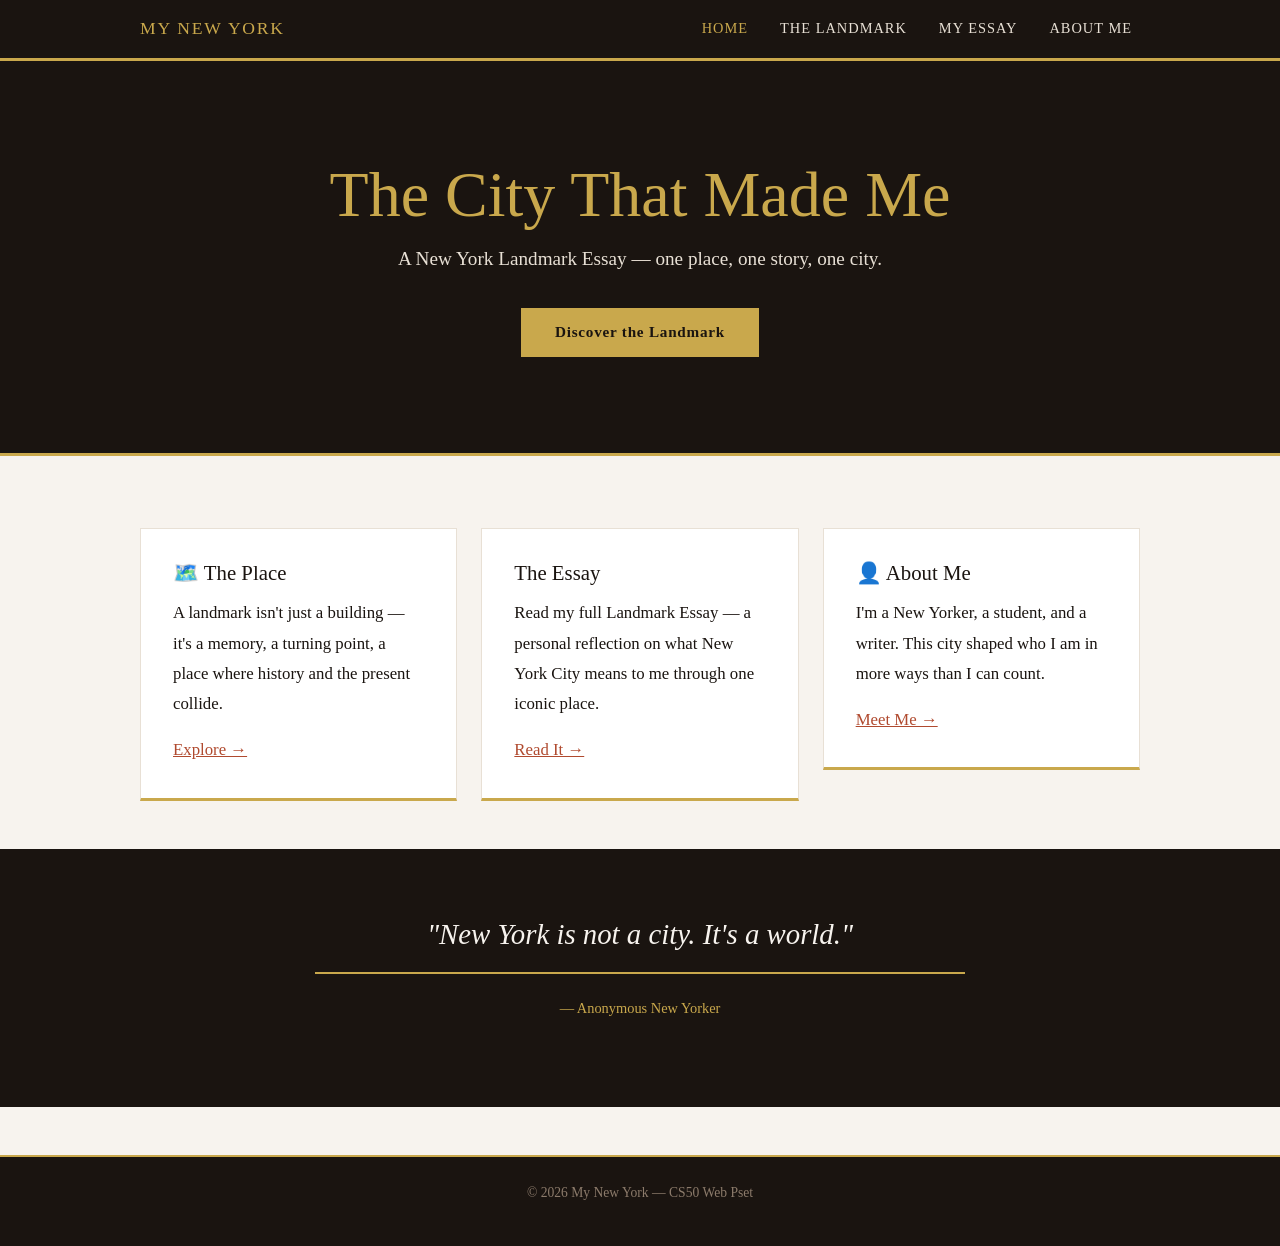
<file: index.html>
<!DOCTYPE html>
<html lang="en">

    <head>
        <meta charset="UTF-8">
        <meta name="viewport" content="width=device-width, initial-scale=1.0">
        <title>My New York | Home</title>
        <link href="https://cdn.jsdelivr.net/npm/bootstrap@5.2/dist/css/bootstrap.min.css" rel="stylesheet" integrity="sha384-EVSTQN3/azprG1Anm3QDgpJLIm9Nao0Yz1ztcQTwFspd3yD65VohhpuuCOmLASjC" crossorigin="anonymous">
        <script src="https://cdn.jsdelivr.net/npm/bootstrap@5.2/dist/js/bootstrap.bundle.min.js" integrity="sha384-MrcW6ZMFYlzcLA8Nl+NtUVF0sA7MsXsP1UyJoMp4YLEuNSfAP+JcXn/tWtIaxVXM" crossorigin="anonymous"></script>
        <link href="styles.css" rel="stylesheet">
    </head>

    <body>


        <nav class="navbar navbar-expand-md navbar-dark">
            <div class="container">
                <a class="navbar-brand" href="index.html">MY NEW YORK</a>
                <button class="navbar-toggler" type="button" data-bs-toggle="collapse" data-bs-target="#navMenu">
                    <span class="navbar-toggler-icon"></span>
                </button>
                <div class="collapse navbar-collapse" id="navMenu">
                    <ul class="navbar-nav ms-auto">
                        <li class="nav-item"><a class="nav-link active" href="index.html">Home</a></li>
                        <li class="nav-item"><a class="nav-link" href="landmark.html">The Landmark</a></li>
                        <li class="nav-item"><a class="nav-link" href="essay.html">My Essay</a></li>
                        <li class="nav-item"><a class="nav-link" href="about.html">About Me</a></li>
                    </ul>
                </div>
            </div>
        </nav>


        <div id="hero">
            <h1>The City That Made Me</h1>
            <p>A New York Landmark Essay — one place, one story, one city.</p>
            <a href="landmark.html" class="btn btn-gold">Discover the Landmark</a>
        </div>


        <div class="container">
            <div class="row g-4 my-5">

                <div class="col-md-4">
                    <div class="card-box">
                        <h3>🗺️ The Place</h3>
                        <p>A landmark isn't just a building — it's a memory, a turning point, a place where history and the present collide.</p>
                        <a href="landmark.html">Explore &rarr;</a>
                    </div>
                </div>

                <div class="col-md-4">
                    <div class="card-box">
                        <h3>The Essay</h3>
                        <p>Read my full Landmark Essay — a personal reflection on what New York City means to me through one iconic place.</p>
                        <a href="essay.html">Read It &rarr;</a>
                    </div>
                </div>

                <div class="col-md-4">
                    <div class="card-box">
                        <h3>👤 About Me</h3>
                        <p>I'm a New Yorker, a student, and a writer. This city shaped who I am in more ways than I can count.</p>
                        <a href="about.html">Meet Me &rarr;</a>
                    </div>
                </div>

            </div>
        </div>


        <div id="quote-section">
            <blockquote>
                "New York is not a city. It's a world."
                <footer>— Anonymous New Yorker</footer>
            </blockquote>
        </div>


        <footer>
            <p>&copy; 2026 My New York &mdash; CS50 Web Pset</p>
        </footer>

    </body>

</html>
</file>
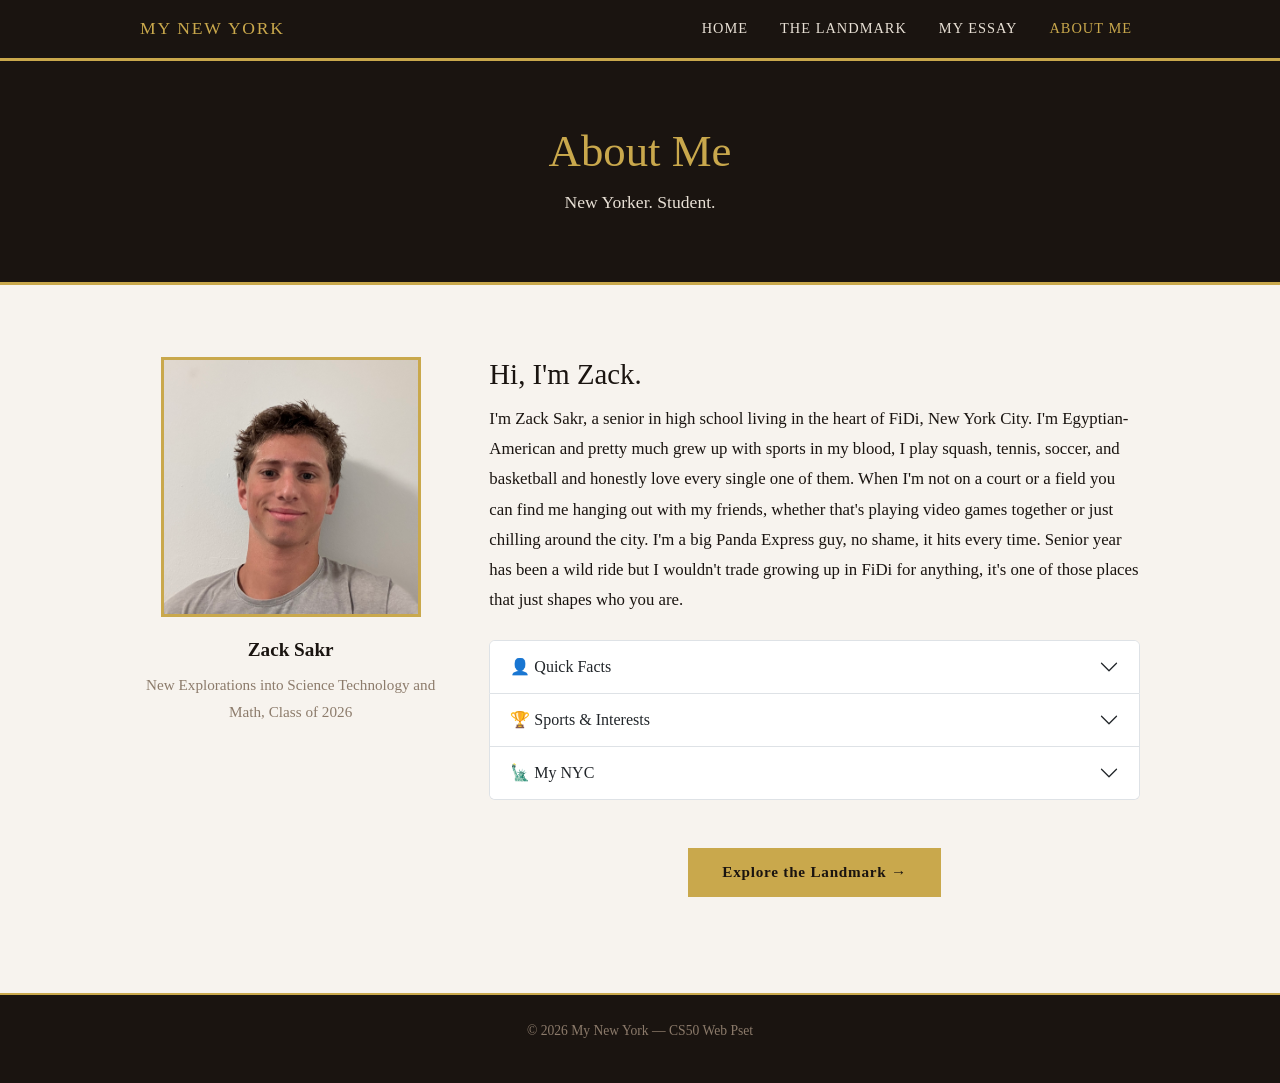
<file: about.html>
<!DOCTYPE html>
<html lang="en">

    <head>
        <meta charset="UTF-8">
        <meta name="viewport" content="width=device-width, initial-scale=1.0">
        <title>My New York | About Me</title>
        <link href="https://cdn.jsdelivr.net/npm/bootstrap@5.2/dist/css/bootstrap.min.css" rel="stylesheet" integrity="sha384-EVSTQN3/azprG1Anm3QDgpJLIm9Nao0Yz1ztcQTwFspd3yD65VohhpuuCOmLASjC" crossorigin="anonymous">
        <script src="https://cdn.jsdelivr.net/npm/bootstrap@5.2/dist/js/bootstrap.bundle.min.js" integrity="sha384-MrcW6ZMFYlzcLA8Nl+NtUVF0sA7MsXsP1UyJoMp4YLEuNSfAP+JcXn/tWtIaxVXM" crossorigin="anonymous"></script>
        <link href="styles.css" rel="stylesheet">
    </head>

    <body>

        <nav class="navbar navbar-expand-md navbar-dark">
            <div class="container">
                <a class="navbar-brand" href="index.html">MY NEW YORK</a>
                <button class="navbar-toggler" type="button" data-bs-toggle="collapse" data-bs-target="#navMenu">
                    <span class="navbar-toggler-icon"></span>
                </button>
                <div class="collapse navbar-collapse" id="navMenu">
                    <ul class="navbar-nav ms-auto">
                        <li class="nav-item"><a class="nav-link" href="index.html">Home</a></li>
                        <li class="nav-item"><a class="nav-link" href="landmark.html">The Landmark</a></li>
                        <li class="nav-item"><a class="nav-link" href="essay.html">My Essay</a></li>
                        <li class="nav-item"><a class="nav-link active" href="about.html">About Me</a></li>
                    </ul>
                </div>
            </div>
        </nav>

        <div class="page-header">
            <h1>About Me</h1>
            <p>New Yorker. Student.</p>
        </div>

        <div class="container">
            <div class="row align-items-start g-5 my-4">

                <!-- Photo column -->
                <div class="col-md-4 text-center">
                    <img id="profile-photo" src="Zack.jpeg" alt="Photo of me">
                    <p id="my-name">Zack Sakr</p>
                    <p class="location-text">New Explorations into Science Technology and Math, Class of 2026</p>
                </div>

                <!-- Bio + Accordion column -->
                <div class="col-md-8">
                    <h2>Hi, I'm Zack.</h2>
                    <p>I'm Zack Sakr, a senior in high school living in the heart of FiDi, New York City. I'm Egyptian-American and pretty much grew up with sports in my blood, I play squash, tennis, soccer, and basketball and honestly love every single one of them. When I'm not on a court or a field you can find me hanging out with my friends, whether that's playing video games together or just chilling around the city. I'm a big Panda Express guy, no shame, it hits every time. Senior year has been a wild ride but I wouldn't trade growing up in FiDi for anything, it's one of those places that just shapes who you are.</p>

                    <!-- Bootstrap Accordion -->
                    <div class="accordion mt-4" id="aboutAccordion">

                        <div class="accordion-item">
                            <h2 class="accordion-header" id="headingOne">
                                <button class="accordion-button collapsed" type="button" data-bs-toggle="collapse" data-bs-target="#collapseOne" aria-expanded="false" aria-controls="collapseOne">
                                    👤 Quick Facts
                                </button>
                            </h2>
                            <div id="collapseOne" class="accordion-collapse collapse" data-bs-parent="#aboutAccordion" aria-labelledby="headingOne">
                                <div class="accordion-body">
                                    <ul>
                                        <li><strong>Neighborhood:</strong> FiDi, Lower Manhattan</li>
                                        <li><strong>School:</strong> NEST+M, Class of 2026</li>
                                        <li><strong>Background:</strong> Egyptian-American</li>
                                        <li><strong>Favorite Subject:</strong> Physics</li>
                                    </ul>
                                </div>
                            </div>
                        </div>

                        <div class="accordion-item">
                            <h2 class="accordion-header" id="headingTwo">
                                <button class="accordion-button collapsed" type="button" data-bs-toggle="collapse" data-bs-target="#collapseTwo" aria-expanded="false" aria-controls="collapseTwo">
                                    🏆 Sports &amp; Interests
                                </button>
                            </h2>
                            <div id="collapseTwo" class="accordion-collapse collapse" data-bs-parent="#aboutAccordion" aria-labelledby="headingTwo">
                                <div class="accordion-body">
                                    <ul>
                                        <li><strong>Sports I Play:</strong> Squash, tennis, soccer, and basketball</li>
                                        <li><strong>Favorite Food:</strong> Panda Express — no shame, it hits every time</li>
                                        <li><strong>Hobbies:</strong> Video games, hanging out around the city with friends</li>
                                    </ul>
                                </div>
                            </div>
                        </div>

                        <div class="accordion-item">
                            <h2 class="accordion-header" id="headingThree">
                                <button class="accordion-button collapsed" type="button" data-bs-toggle="collapse" data-bs-target="#collapseThree" aria-expanded="false" aria-controls="collapseThree">
                                    🗽 My NYC
                                </button>
                            </h2>
                            <div id="collapseThree" class="accordion-collapse collapse" data-bs-parent="#aboutAccordion" aria-labelledby="headingThree">
                                <div class="accordion-body">
                                    <ul>
                                        <li><strong>Favorite NYC Spot:</strong> Battery Park</li>
                                        <li><strong>Home Neighborhood:</strong> FiDi</li>
                                        <li><strong>Fun Fact:</strong> I've lived in the same apartment my whole life</li>
                                    </ul>
                                </div>
                            </div>
                        </div>

                    </div>
                    <!-- End Accordion -->

                    <div class="text-center mt-5 mb-5">
                        <a href="landmark.html" class="btn btn-gold">Explore the Landmark &rarr;</a>
                    </div>

                </div>
            </div>
        </div>

        <footer>
            <p>&copy; 2026 My New York &mdash; CS50 Web Pset</p>
        </footer>

    </body>

</html>
</file>
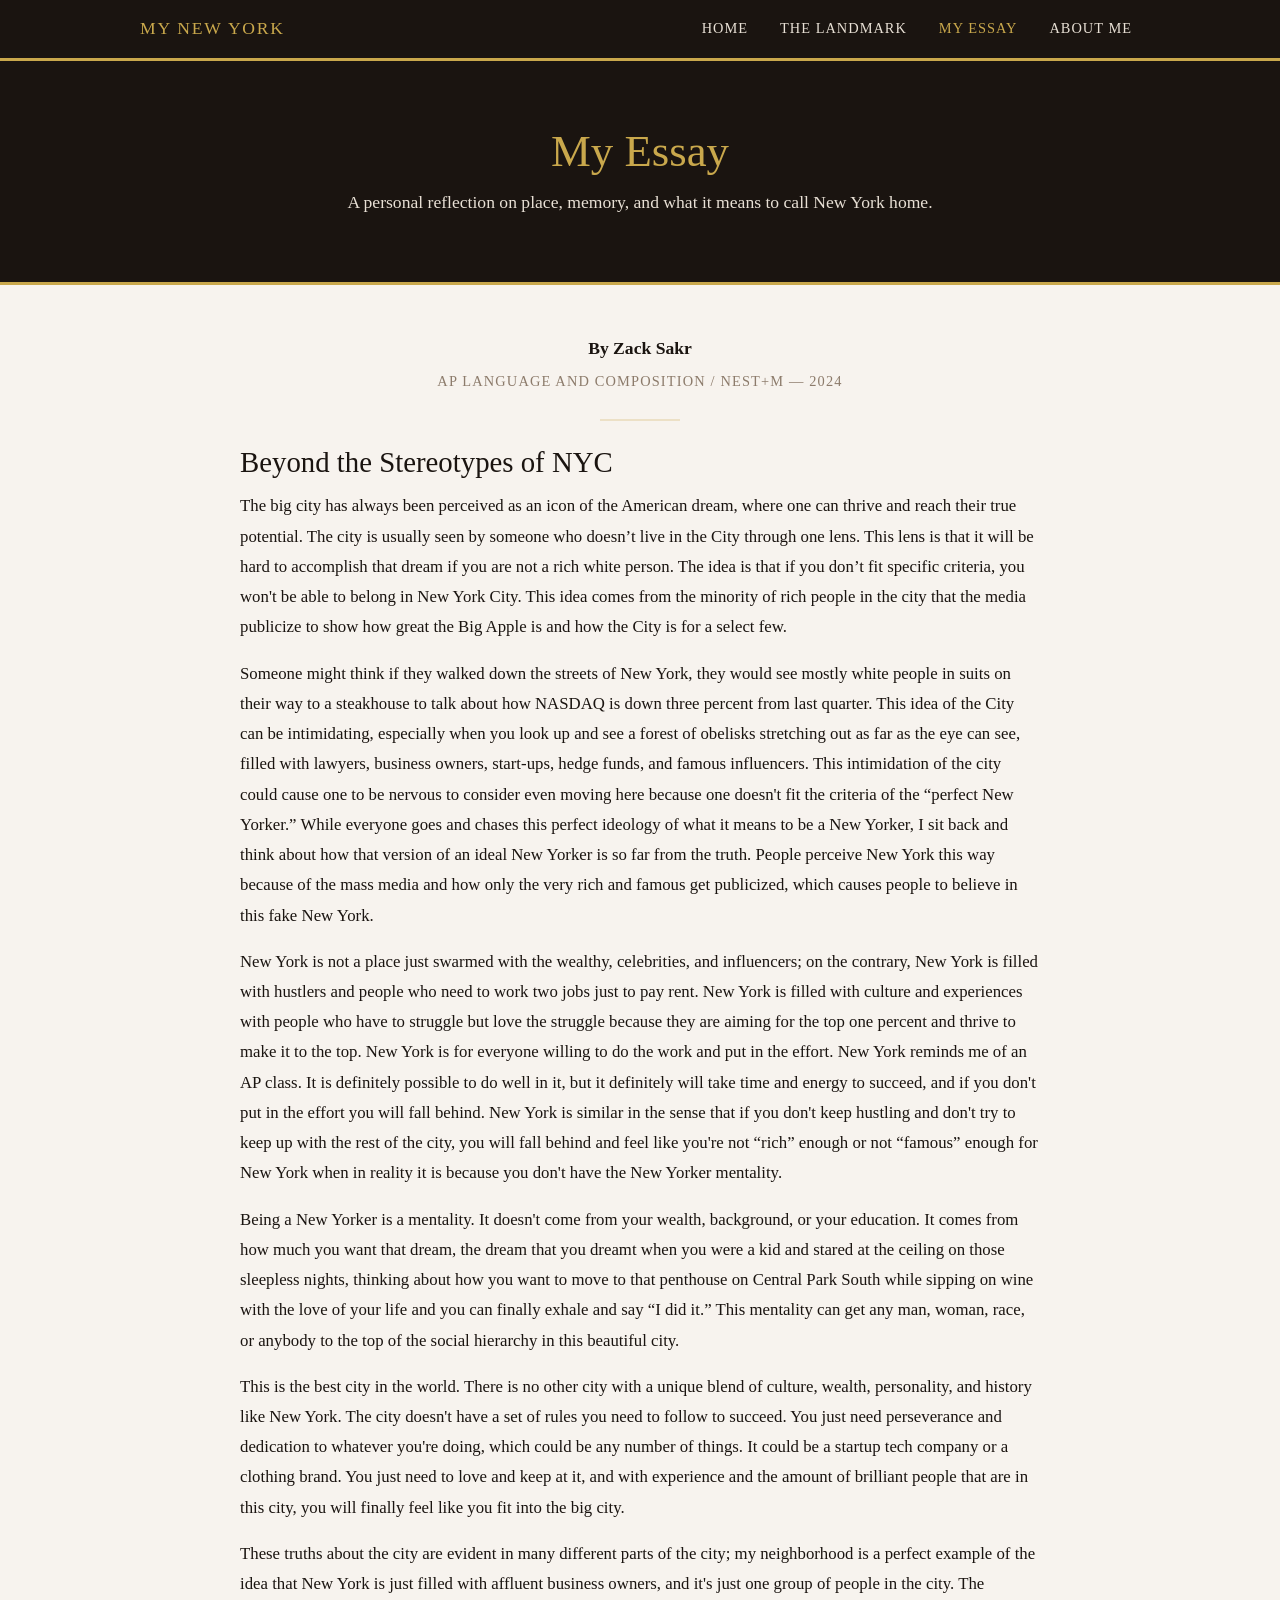
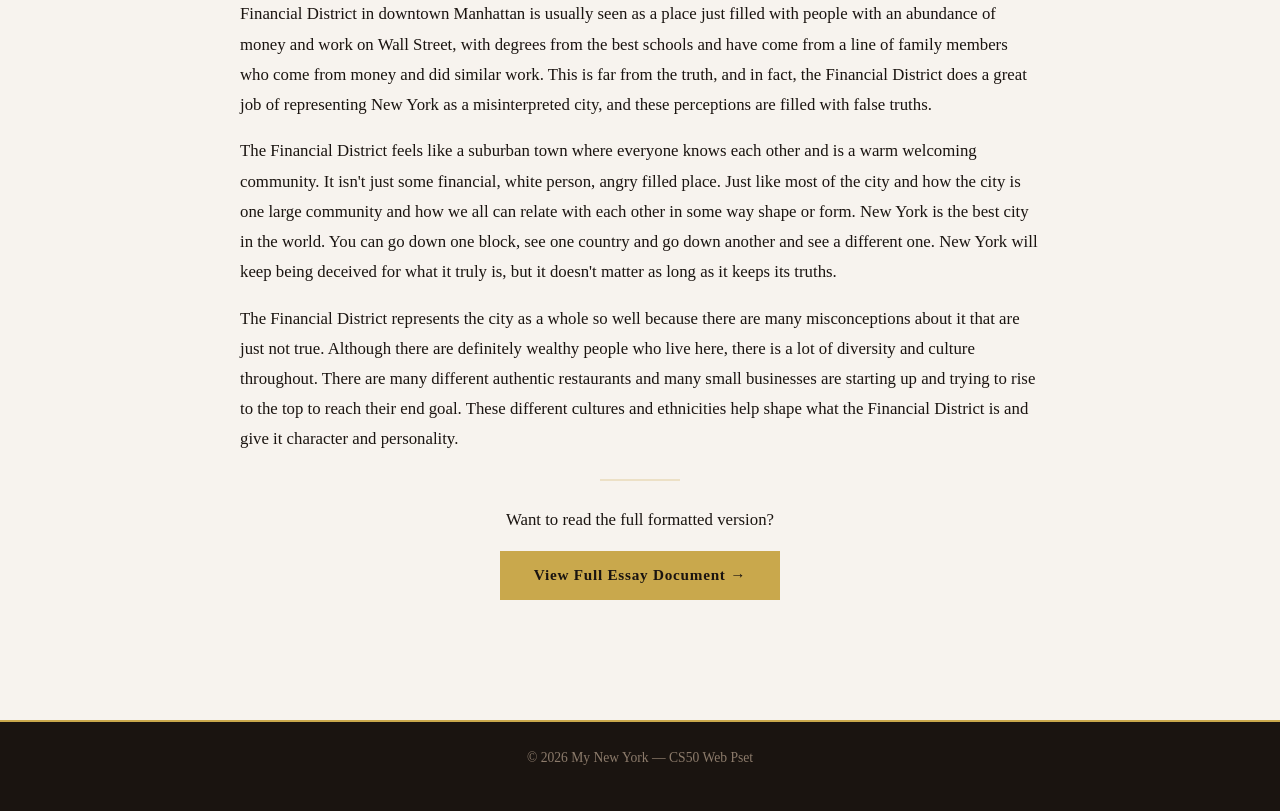
<file: essay.html>
<!DOCTYPE html>
<html lang="en">

    <head>
        <meta charset="UTF-8">
        <meta name="viewport" content="width=device-width, initial-scale=1.0">
        <title>My New York | My Essay</title>
        <link href="https://cdn.jsdelivr.net/npm/bootstrap@5.2/dist/css/bootstrap.min.css" rel="stylesheet" integrity="sha384-EVSTQN3/azprG1Anm3QDgpJLIm9Nao0Yz1ztcQTwFspd3yD65VohhpuuCOmLASjC" crossorigin="anonymous">
        <script src="https://cdn.jsdelivr.net/npm/bootstrap@5.2/dist/js/bootstrap.bundle.min.js" integrity="sha384-MrcW6ZMFYlzcLA8Nl+NtUVF0sA7MsXsP1UyJoMp4YLEuNSfAP+JcXn/tWtIaxVXM" crossorigin="anonymous"></script>
        <link href="styles.css" rel="stylesheet">
    </head>

    <body>

        <nav class="navbar navbar-expand-md navbar-dark">
            <div class="container">
                <a class="navbar-brand" href="index.html">MY NEW YORK</a>
                <button class="navbar-toggler" type="button" data-bs-toggle="collapse" data-bs-target="#navMenu">
                    <span class="navbar-toggler-icon"></span>
                </button>
                <div class="collapse navbar-collapse" id="navMenu">
                    <ul class="navbar-nav ms-auto">
                        <li class="nav-item"><a class="nav-link" href="index.html">Home</a></li>
                        <li class="nav-item"><a class="nav-link" href="landmark.html">The Landmark</a></li>
                        <li class="nav-item"><a class="nav-link active" href="essay.html">My Essay</a></li>
                        <li class="nav-item"><a class="nav-link" href="about.html">About Me</a></li>
                    </ul>
                </div>
            </div>
        </nav>

        <div class="page-header">
            <h1>My Essay</h1>
            <p>A personal reflection on place, memory, and what it means to call New York home.</p>
        </div>

        <!-- Essay content in a centered container -->
        <div class="container">
            <div class="essay-wrap">

                <!-- Byline -->
                <p class="byline">By Zack Sakr</p>
                <p class="byline-sub"> AP Language and Composition
                    / NEST+M — 2024</p>
                <hr id="essay-rule">

                <!-- Essay Title -->
                <h2>Beyond the Stereotypes of NYC</h2>

                <!-- Paragraphs — paste your essay here, one <p> per paragraph -->
                <p>The big city has always been perceived as an icon of the American dream, where one can thrive and reach their true potential. The city is usually seen by someone who doesn’t live in the City through one lens. This lens is that it will be hard to accomplish that dream if you are not a rich white person. The idea is that if you don’t fit specific criteria, you won't be able to belong in New York City. This idea comes from the minority of rich people in the city that the media publicize to show how great the Big Apple is and how the City is for a select few.
                </p>

                <p>Someone might think if they walked down the streets of New York, they would see mostly white people in suits on their way to a steakhouse to talk about how NASDAQ is down three percent from last quarter. This idea of the City can be intimidating, especially when you look up and see a forest of obelisks stretching out as far as the eye can see, filled with lawyers, business owners, start-ups, hedge funds, and famous influencers. This intimidation of the city could cause one to be nervous to consider even moving here because one doesn't fit the criteria of the “perfect New Yorker.” While everyone goes and chases this perfect ideology of what it means to be a New Yorker, I sit back and think about how that version of an ideal New Yorker is so far from the truth. People perceive New York this way because of the mass media and how only the very rich and famous get publicized, which causes people to believe in this fake New York. </p>

                <p>New York is not a place just swarmed with the wealthy, celebrities, and influencers; on the contrary, New York is filled with hustlers and people who need to work two jobs just to pay rent. New York is filled with culture and experiences with people who have to struggle but love the struggle because they are aiming for the top one percent and thrive to make it to the top. New York is for everyone willing to do the work and put in the effort. New York reminds me of an AP class. It is definitely possible to do well in it, but it definitely will take time and energy to succeed, and if you don't put in the effort you will fall behind. New York is similar in the sense that if you don't keep hustling and don't try to keep up with the rest of the city, you will fall behind and feel like you're not “rich” enough or not “famous” enough for New York when in reality it is because you don't have the New Yorker mentality. </p>

                <p>Being a New Yorker is a mentality. It doesn't come from your wealth, background, or your education. It comes from how much you want that dream, the dream that you dreamt when you were a kid and stared at the ceiling on those sleepless nights, thinking about how you want to move to that penthouse on Central Park South while sipping on wine with the love of your life and you can finally exhale and say “I did it.” This mentality can get any man, woman, race, or anybody to the top of the social hierarchy in this beautiful city.</p>

                <p>This is the best city in the world. There is no other city with a unique blend of culture, wealth, personality, and history like New York. The city doesn't have a set of rules you need to follow to succeed. You just need perseverance and dedication to whatever you're doing, which could be any number of things. It could be a startup tech company or a clothing brand. You just need to love and keep at it, and with experience and the amount of brilliant people that are in this city, you will finally feel like you fit into the big city. </p>

                <p>These truths about the city are evident in many different parts of the city; my neighborhood is a perfect example of the idea that New York is just filled with affluent business owners, and it's just one group of people in the city. The Financial District in downtown Manhattan is usually seen as a place just filled with people with an abundance of money and work on Wall Street, with degrees from the best schools and have come from a line of family members who come from money and did similar work. This is far from the truth, and in fact, the Financial District does a great job of representing New York as a misinterpreted city, and these perceptions are filled with false truths. </p>
                <p>The Financial District feels like a suburban town where everyone knows each other and is a warm welcoming community. It isn't just some financial, white person, angry filled place. Just like most of the city and how the city is one large community and how we all can relate with each other in some way shape or form. New York is the best city in the world. You can go down one block, see one country and go down another and see a different one. New York will keep being deceived for what it truly is, but it doesn't matter as long as it keeps its truths.</p>

                <p>The Financial District represents the city as a whole so well because there are many misconceptions about it that are just not true. Although there are definitely wealthy people who live here, there is a lot of diversity and culture throughout. There are many different authentic restaurants and many small businesses are starting up and trying to rise to the top to reach their end goal. These different cultures and ethnicities help shape what the Financial District is and give it character and personality.</p>

                <hr id="essay-rule-bottom">

                <!-- Link to full essay document -->
                <p class="text-center">Want to read the full formatted version?</p>
                <div class="text-center mb-4">
                    <a href="https://docs.google.com/document/d/1vP_qUWe91zYFkTjK5O16onOKJuiiRvNrz7JLqu_tRh4/edit?tab=t.0 " class="btn btn-gold" target="_blank">View Full Essay Document &rarr;</a>
                    <!-- Replace the space in href=" " with your Google Doc or PDF link -->
                </div>

            </div>
        </div>

        <footer>
            <p>&copy; 2026 My New York &mdash; CS50 Web Pset</p>
        </footer>

    </body>

</html>
</file>
<file: styles.css>
body {
    background-color: #f7f3ee;
    color: #1a1410;
    font-family: Georgia, serif;
    font-size: 1.05rem;
    line-height: 1.8;
    margin: 0;
}


h1 {
    text-align: center;
    font-size: 2.8rem;
}

h2 {
    font-size: 1.8rem;
    margin-bottom: 0.75rem;
}


a {
    color: #b04a2f;
}

a:hover {
    color: #c9a84c;
}


.navbar {
    background-color: #1a1410 !important;
    border-bottom: 3px solid #c9a84c;
}

.navbar-brand {
    color: #c9a84c !important;
    font-size: 1.1rem;
    letter-spacing: 0.1em;
}

.nav-link {
    color: #e8e0d5 !important;
    text-transform: uppercase;
    font-size: 0.9rem;
    letter-spacing: 0.07em;
    margin-left: 1rem;
}

.nav-link:hover,
.nav-link.active {
    color: #c9a84c !important;
}


#hero {
    background-color: #1a1410;
    color: #f7f3ee;
    text-align: center;
    padding: 6rem 1rem;
    border-bottom: 3px solid #c9a84c;
}

#hero h1 {
    font-size: 4rem;
    color: #c9a84c;
}

#hero p {
    font-size: 1.2rem;
    color: #e8e0d5;
    margin-bottom: 2rem;
}


.btn-gold {
    background-color: #c9a84c;
    color: #1a1410;
    font-weight: bold;
    padding: 0.7rem 2rem;
    border: 2px solid #c9a84c;
    border-radius: 0;
    text-decoration: none;
    font-size: 0.95rem;
    letter-spacing: 0.05em;
    transition: background-color 0.2s, color 0.2s;
}

.btn-gold:hover {
    background-color: transparent;
    color: #c9a84c;
}


.card-box {
    background-color: #ffffff;
    border: 1px solid #e8e0d5;
    border-bottom: 3px solid #c9a84c;
    padding: 2rem;
    width: 100%;
}

.card-box h3 {
    font-size: 1.3rem;
    margin-bottom: 0.75rem;
}


#quote-section {
    background-color: #1a1410;
    color: #f7f3ee;
    text-align: center;
    padding: 4rem 1rem;
}

#quote-section blockquote {
    font-style: italic;
    font-size: 1.8rem;
    max-width: 650px;
    margin: auto;
    line-height: 1.5;
}

#quote-section blockquote footer {
    font-size: 0.9rem;
    color: #c9a84c;
    margin-top: 1rem;
    font-style: normal;
}

/* --- .page-header: class selector for inner page headers --- */
.page-header {
    background-color: #1a1410;
    color: #f7f3ee;
    text-align: center;
    padding: 4rem 1rem 3rem;
    border-bottom: 3px solid #c9a84c;
}

.page-header h1 {
    color: #c9a84c;
}

.page-header p {
    color: #e8e0d5;
    font-size: 1.1rem;
}

/* --- .container: from CS50 CSS lesson — width 80%, margin auto to center --- */
.container {
    width: 80%;
    margin: auto;
}

/* --- #landmark-img: ID selector to size the landmark image --- */
#landmark-img {
    width: 100%;
    max-width: 500px;
    display: block;
    margin: auto;
    border: 3px solid #c9a84c;
}

/* --- .location-text: class selector for location labels --- */
.location-text {
    color: #8c7b6b;
    font-size: 0.95rem;
    margin-bottom: 1rem;
}

/* --- Accordion overrides --- */
.accordion-button:not(.collapsed) {
    background-color: #1a1410;
    color: #c9a84c;
    box-shadow: none;
}

.accordion-button:focus {
    box-shadow: none;
}

/* --- .facts-section: class selector for fact lists --- */
.facts-section {
    background-color: #ffffff;
    border: 1px solid #e8e0d5;
    border-left: 4px solid #c9a84c;
    padding: 2rem;
    margin: 2rem 0;
}

.facts-section ul {
    padding-left: 1.25rem;
}

.facts-section li {
    margin-bottom: 0.5rem;
}

/* --- .gallery-heading: class selector --- */
.gallery-heading {
    text-align: center;
    margin: 2rem 0 1rem;
}


.gallery-img {
    width: 100%;
    border: 2px solid #e8e0d5;
}


.img-placeholder {
    background-color: #e8e0d5;
    border: 2px dashed #8c7b6b;
    text-align: center;
    padding: 3rem 1rem;
    color: #8c7b6b;
    font-size: 0.95rem;
    min-height: 220px;
    display: flex;
    align-items: center;
    justify-content: center;
}


.essay-wrap {
    width: 80%;
    margin: auto;
    padding: 3rem 0;
}


.byline {
    text-align: center;
    font-size: 1.1rem;
    font-weight: bold;
    margin-bottom: 0.25rem;
}

.byline-sub {
    text-align: center;
    color: #8c7b6b;
    font-size: 0.9rem;
    text-transform: uppercase;
    letter-spacing: 0.08em;
}


#essay-rule,
#essay-rule-bottom {
    border: none;
    border-top: 2px solid #c9a84c;
    width: 80px;
    margin: 1.5rem auto;
}


figure {
    margin: 2rem 0;
}


#essay-img {
    width: 100%;
    max-width: 600px;
    display: block;
    margin: auto;
}

figcaption {
    text-align: center;
    font-style: italic;
    color: #8c7b6b;
    font-size: 0.85rem;
    margin-top: 0.5rem;
}


.essay-quote {
    border-left: 4px solid #c9a84c;
    padding: 1rem 1.5rem;
    font-style: italic;
    font-size: 1.1rem;
    color: #8c7b6b;
    background-color: rgba(201, 168, 76, 0.07);
    margin: 2rem 0;
}

.essay-quote footer {
    font-size: 0.85rem;
    color: #1a1410;
    font-style: normal;
    margin-top: 0.5rem;
}


#profile-photo {
    width: 260px;
    height: 260px;
    object-fit: cover;
    border: 3px solid #c9a84c;
    display: block;
    margin: auto;
}


#my-name {
    font-size: 1.2rem;
    font-weight: bold;
    text-align: center;
    margin-top: 1rem;
    margin-bottom: 0.2rem;
}


.my-badge {
    background-color: #e8e0d5;
    color: #1a1410;
    font-size: 0.8rem;
    margin: 0.2rem;
    padding: 0.35rem 0.75rem;
    border-radius: 0;
    letter-spacing: 0.04em;
}

footer {
    background-color: #1a1410;
    color: #8c7b6b;
    text-align: center;
    padding: 1.5rem;
    font-size: 0.85rem;
    border-top: 2px solid #c9a84c;
    margin-top: 3rem;
}

@media (max-width: 768px) {
    #hero h1 {
        font-size: 2.5rem;
    }

    .essay-wrap {
        width: 95%;
    }

    .container {
        width: 95%;
    }

    #profile-photo {
        width: 180px;
        height: 180px;
    }
}
</file>
